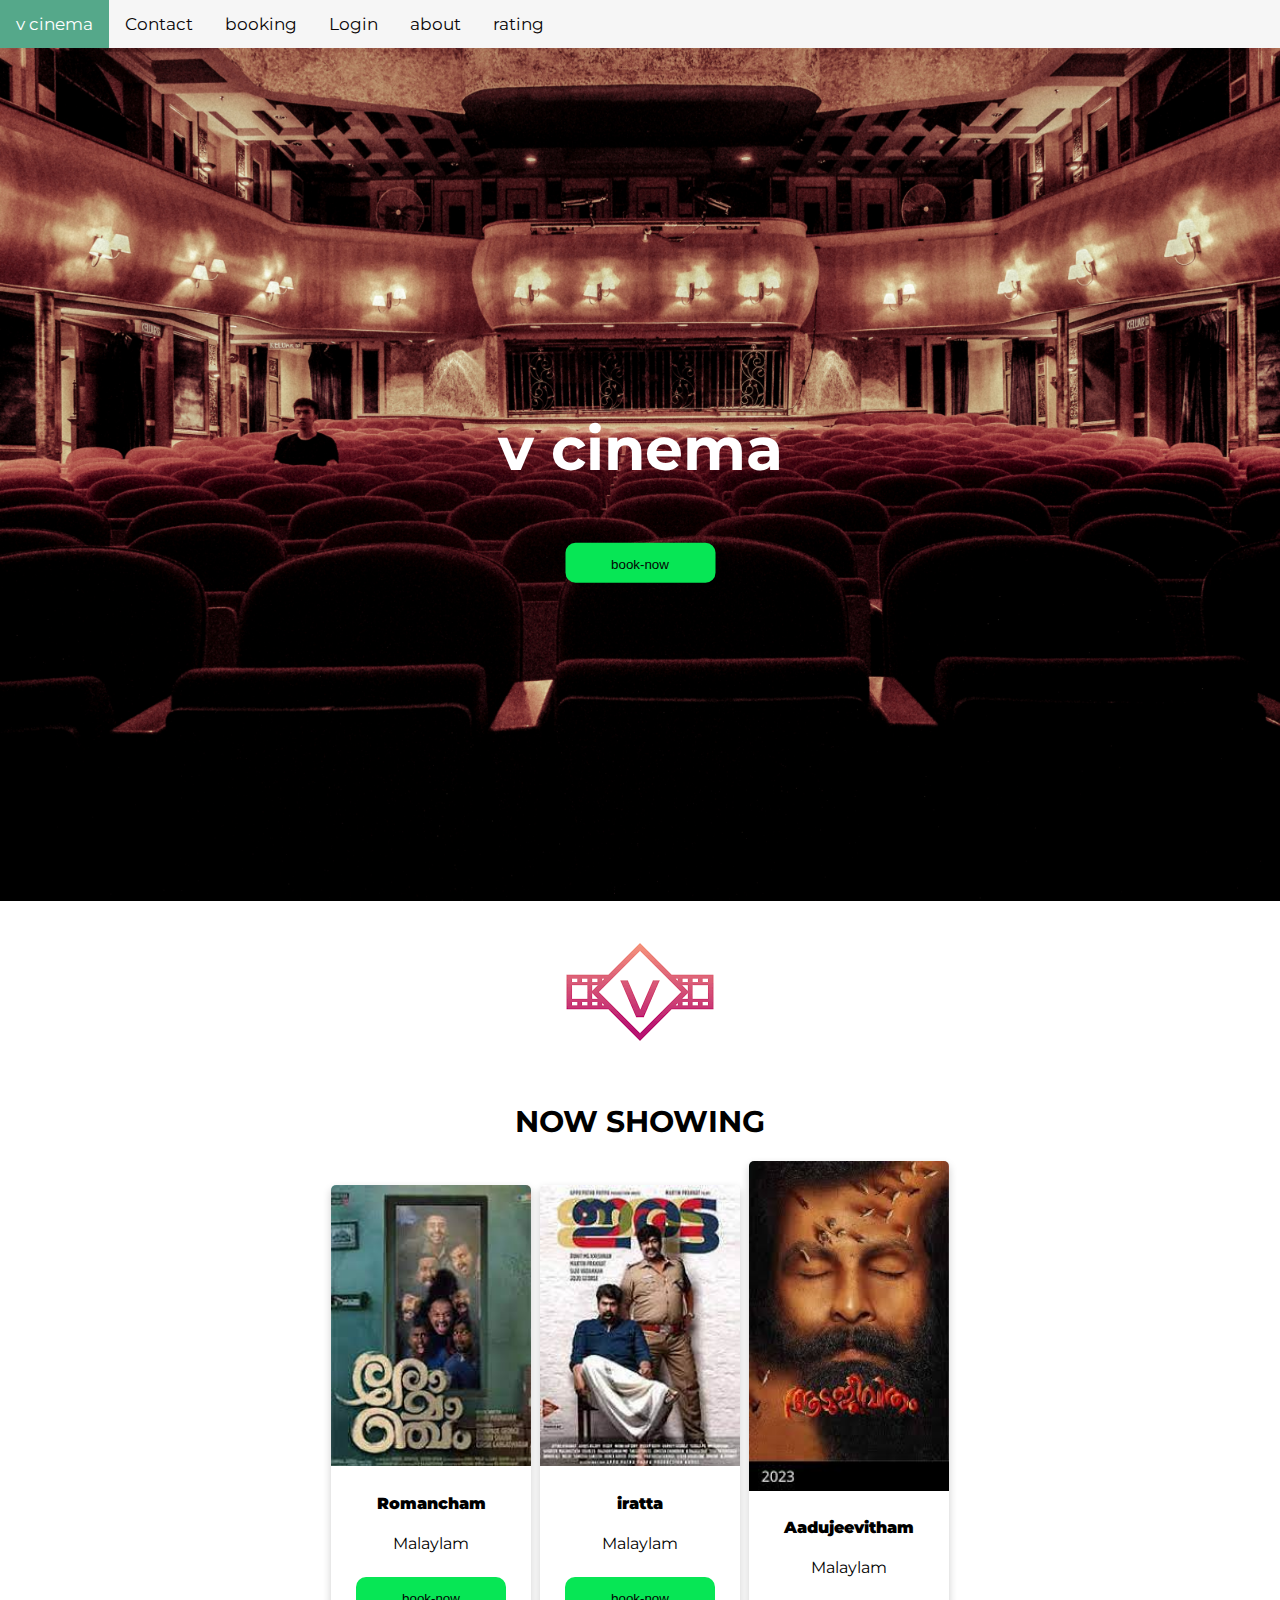
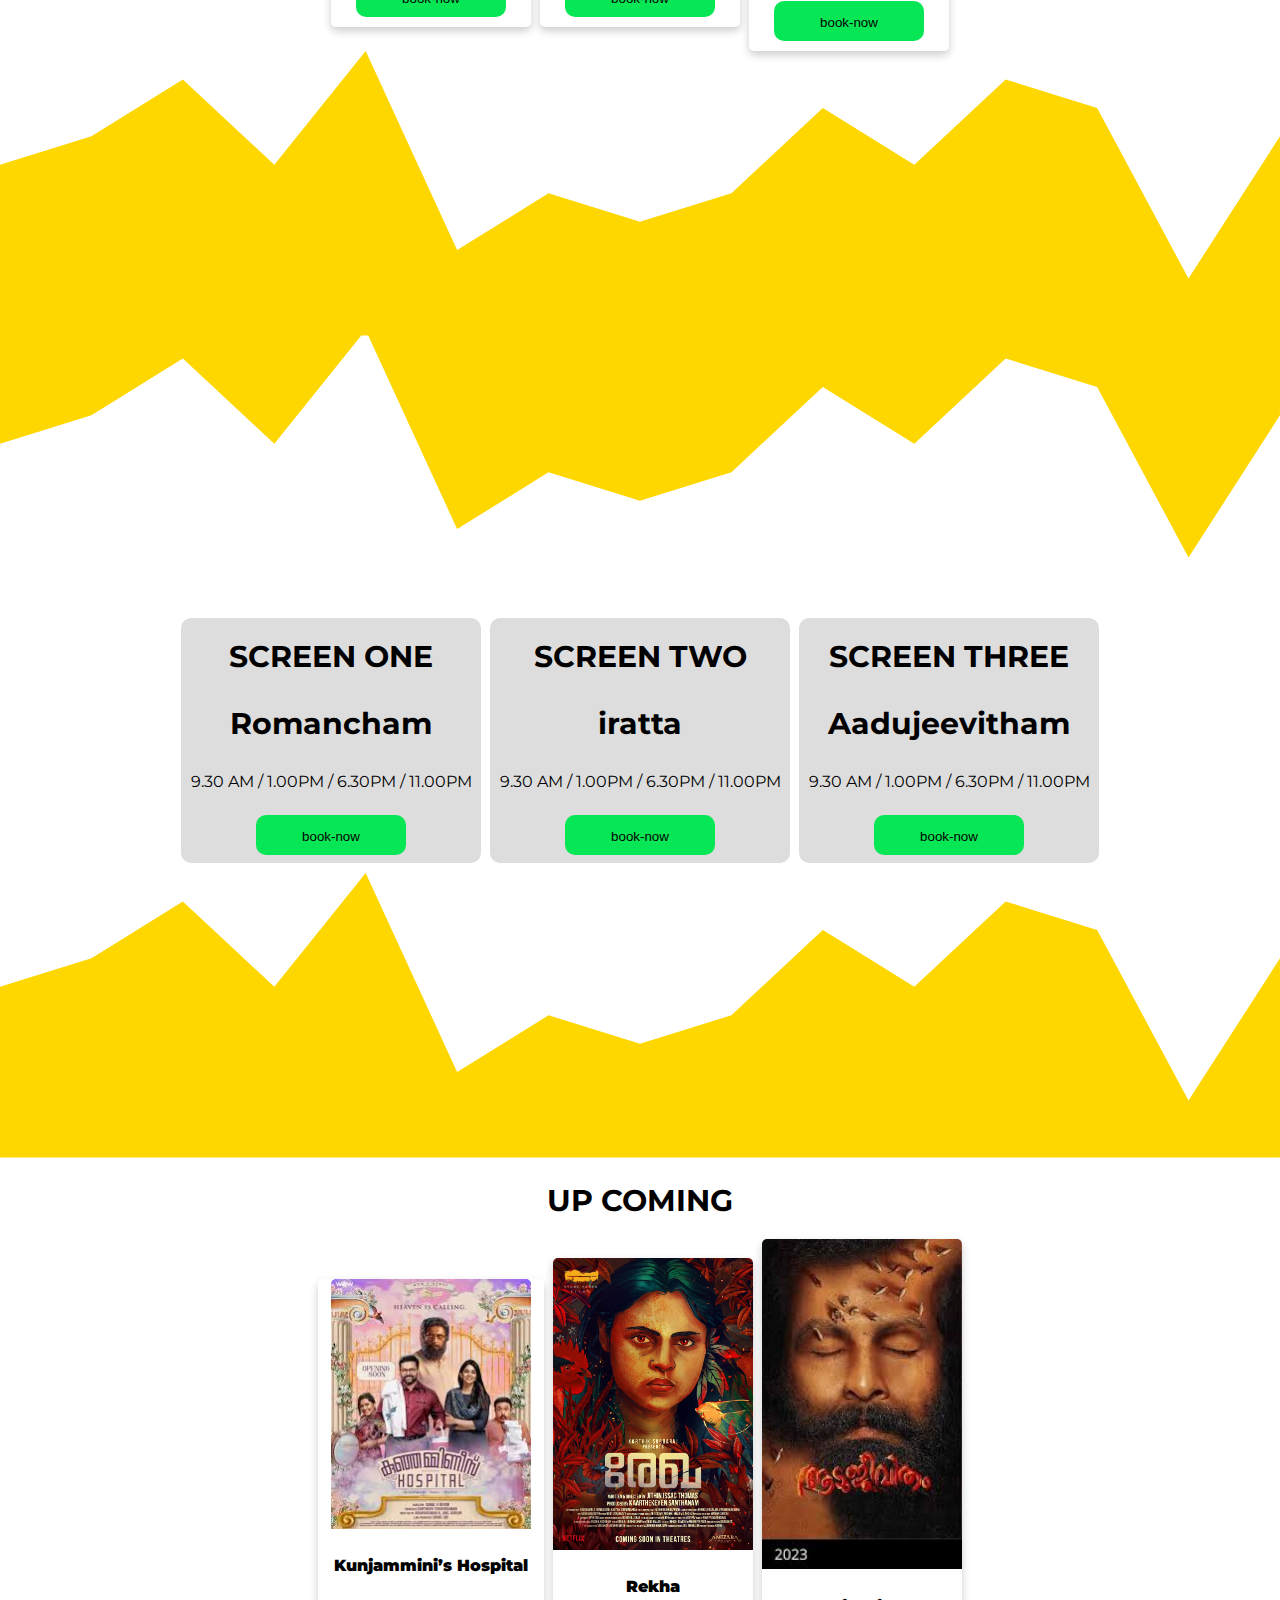
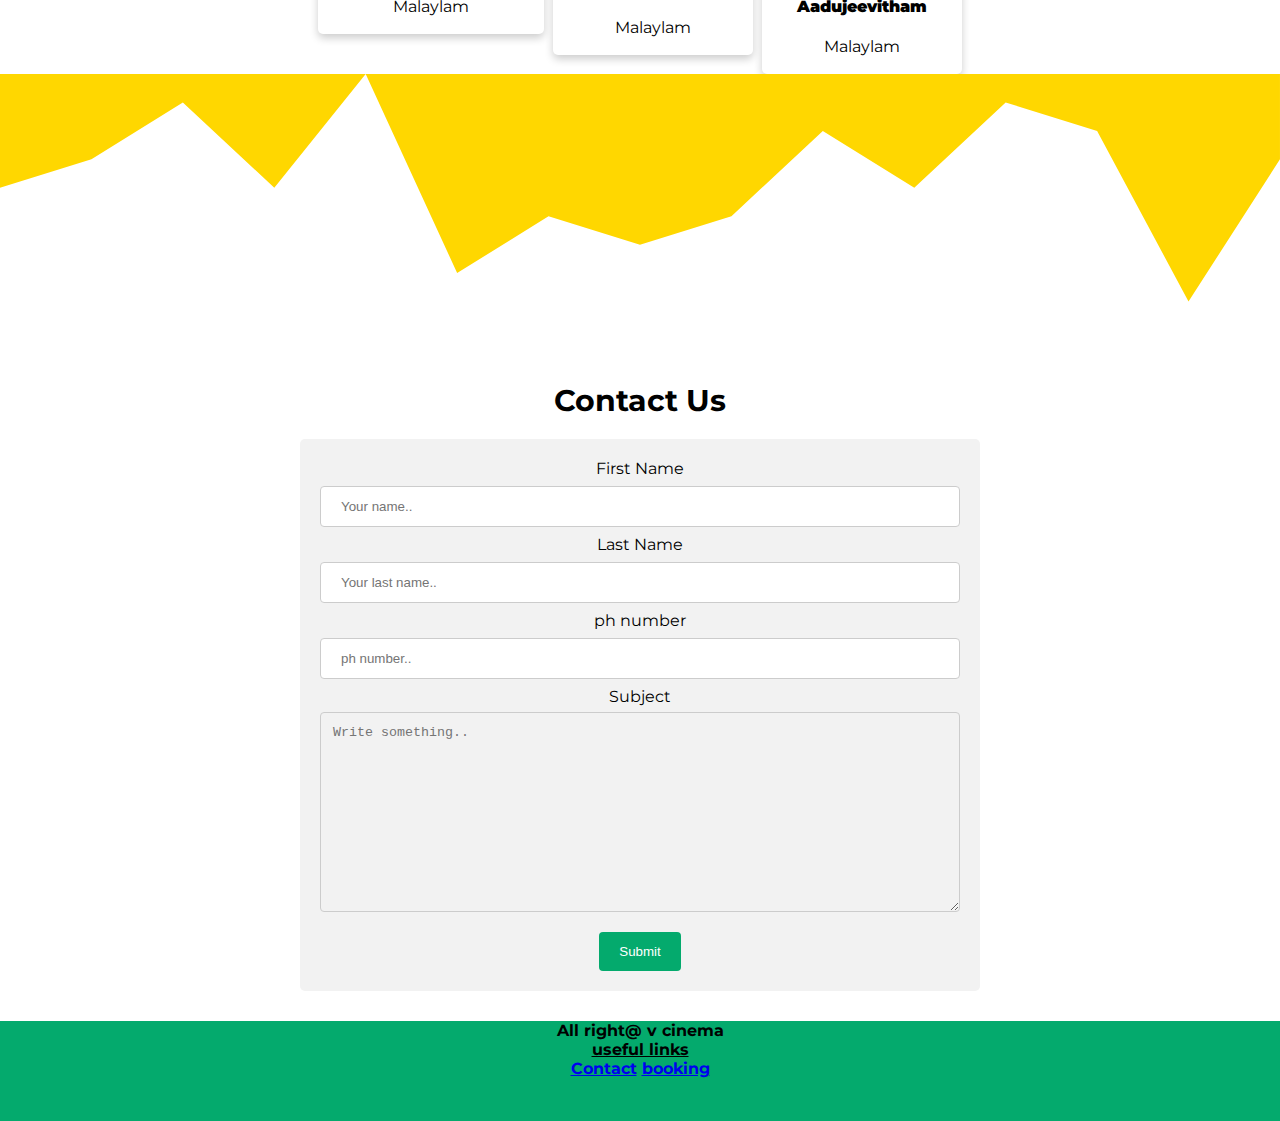
<file: index.html>
<!DOCTYPE html>
<html lang="en">
<head>
    <meta charset="UTF-8">
    <meta http-equiv="X-UA-Compatible" content="IE=edge">
    <meta name="viewport" content="width=device-width, initial-scale=1.0">
    <title>v cinema</title>
    <link rel="stylesheet" href="styles.css">
    <script  defer src="app.js"></script>
        <!-- Load an icon library to show a hamburger menu (bars) on small screens -->
<link rel="stylesheet" href="https://cdnjs.cloudflare.com/ajax/libs/font-awesome/4.7.0/css/font-awesome.min.css">


</head>
<body>

<div class="topnav" id="myTopnav">
  <a href="index.html" class="active">v cinema</a>
  <a href="contact.html">Contact</a>
  <a href="booking.html">booking</a>
  <a href="login.html">Login</a>
  <a href="about.html">about</a>
  <a href="rating.html">rating</a>
  <a href="javascript:void(0);" class="icon" onclick="myFunction()">
    <i class="fa fa-bars"></i>
  </a>
</div>
<div class="container">
    <img src="img/wallpaper.jpg" alt="Snow" style="width:100%;">
   
    <div class="centered"><h2 id="head">v cinema</h2>
        <button id="btn1"><a href="booking.html">book-now</a></button>
    </div>
  </div>
  <center>
<img src="img/logo.png">
</center>
<h1 id="now">NOW SHOWING</h1>
<div class="main-card">
<div class="card">
    <img src="img/movie1.jpg" alt="Avatar" >
    <div class="container1">
      <h4><b>Romancham</b></h4>
      <p>Malaylam</p>
      <button id="btn1"><a href="booking.html">book-now</a></button>

    </div>
  </div>
  <div class="card">
    <img src="img/movie2.jpg" alt="Avatar" >
    <div class="container1">
      <h4><b>iratta</b></h4>
      <p>Malaylam</p>
      <button id="btn1"><a href="booking.html">book-now</a></button>

    </div>
  </div>

  <div class="card">
    <img src="img/movie3.jpg" alt="Avatar" >
    <div class="container1">
      <h4><b>Aadujeevitham</b></h4>
      <p>Malaylam</p>
      <button id="btn1"><a href="booking.html">book-now</a></button>

    </div>
  </div>
</div>
<svg xmlns="http://www.w3.org/2000/svg" viewBox="0 0 1440 320"><path fill="#ffd700" fill-opacity="1" d="M0,128L102.9,96L205.7,32L308.6,128L411.4,0L514.3,224L617.1,160L720,192L822.9,160L925.7,64L1028.6,128L1131.4,32L1234.3,64L1337.1,256L1440,96L1440,320L1337.1,320L1234.3,320L1131.4,320L1028.6,320L925.7,320L822.9,320L720,320L617.1,320L514.3,320L411.4,320L308.6,320L205.7,320L102.9,320L0,320Z"></path></svg>
<div class="animation">
<svg xmlns="http://www.w3.org/2000/svg" viewBox="0 0 1440 320"><path fill="#ffd700" fill-opacity="1" d="M0,128L102.9,96L205.7,32L308.6,128L411.4,0L514.3,224L617.1,160L720,192L822.9,160L925.7,64L1028.6,128L1131.4,32L1234.3,64L1337.1,256L1440,96L1440,0L1337.1,0L1234.3,0L1131.4,0L1028.6,0L925.7,0L822.9,0L720,0L617.1,0L514.3,0L411.4,0L308.6,0L205.7,0L102.9,0L0,0Z"></path></svg>
</div>
<div class="main-card">
<div class="box1">
<h1 id="now">SCREEN ONE</h1>
<P id="now"><B>Romancham</B></P>
<center><p>9.30 AM / 1.00PM /  6.30PM / 11.00PM</p>

    <button id="btn1"><a href="booking.html">book-now</a></button></center>
</div>
<div class="box1">
    <h1 id="now">SCREEN TWO</h1>
    <P id="now"><B>iratta</B></P>
    <center><p>9.30 AM / 1.00PM /  6.30PM / 11.00PM</p>
   
        <button id="btn1"><a href="booking.html">book-now</a></button></center>
    </div>
        <div class="box1">
        <h1 id="now">SCREEN THREE</h1>
        <P id="now"><B>Aadujeevitham</B></P>
        <center><p>9.30 AM / 1.00PM /  6.30PM / 11.00PM</p>

        
            <button id="btn1"><a href="booking.html">book-now</a></button></center>
           </div> 
        </div>
        <svg xmlns="http://www.w3.org/2000/svg" viewBox="0 0 1440 320"><path fill="#ffd700" fill-opacity="1" d="M0,128L102.9,96L205.7,32L308.6,128L411.4,0L514.3,224L617.1,160L720,192L822.9,160L925.7,64L1028.6,128L1131.4,32L1234.3,64L1337.1,256L1440,96L1440,320L1337.1,320L1234.3,320L1131.4,320L1028.6,320L925.7,320L822.9,320L720,320L617.1,320L514.3,320L411.4,320L308.6,320L205.7,320L102.9,320L0,320Z"></path></svg>
        
        <h1 id="now">UP COMING</h1>
        <div class="main-card">
        <div class="card">
            <img src="img/movie4.jpg" alt="Avatar" >
            <div class="container1">
              <h4><b>Kunjammini’s Hospital</b></h4>
              <p>Malaylam</p>
              <!-- <button id="btn1"><a href="booking.html">book-now</a></button> -->
        
            </div>
          </div>
          <div class="card">
            <img src="img/movie5.jpg" alt="Avatar" >
            <div class="container1">
              <h4><b>Rekha</b></h4>
              <p>Malaylam</p>
              <!-- <button id="btn1"><a href="booking.html">book-now</a></button> -->
        
            </div>
          </div>
        
          <div class="card">
            <img src="img/movie3.jpg" alt="Avatar" >
            <div class="container1">
              <h4><b>Aadujeevitham</b></h4>
              <p>Malaylam</p>
              <!-- <button id="btn1"><a href="booking.html">book-now</a></button> -->
        
            </div>
          </div>
        </div>
        <svg xmlns="http://www.w3.org/2000/svg" viewBox="0 0 1440 320"><path fill="#ffd700" fill-opacity="1" d="M0,128L102.9,96L205.7,32L308.6,128L411.4,0L514.3,224L617.1,160L720,192L822.9,160L925.7,64L1028.6,128L1131.4,32L1234.3,64L1337.1,256L1440,96L1440,0L1337.1,0L1234.3,0L1131.4,0L1028.6,0L925.7,0L822.9,0L720,0L617.1,0L514.3,0L411.4,0L308.6,0L205.7,0L102.9,0L0,0Z"></path></svg>

        <h1 id="now">Contact Us</h1>
<center>
        <div class="container2" id="Contact">
          
              <label for="fname">First Name</label>
              <input type="text" id="fname" name="firstname" placeholder="Your name..">
          
              <label for="lname">Last Name</label>
              <input type="text" id="lname" name="lastname" placeholder="Your last name..">

              <label for="lname">ph number</label>
              <input type="text" id="lname" name="ph number" placeholder="ph number..">
              <label for="subject">Subject</label>
              <textarea id="subject" name="subject" placeholder="Write something.." style="height:200px"></textarea>
          
              <input type="submit" value="Submit">
          
            </form>
          </div></center>
          <div class="footer">
            
            All right@ v cinema<br>
            <u>useful links</u><br>
  <a href="contact.html">Contact</a>
  <a href="booking.html">booking</a>
          </div>
    </body>

</html>
</file>
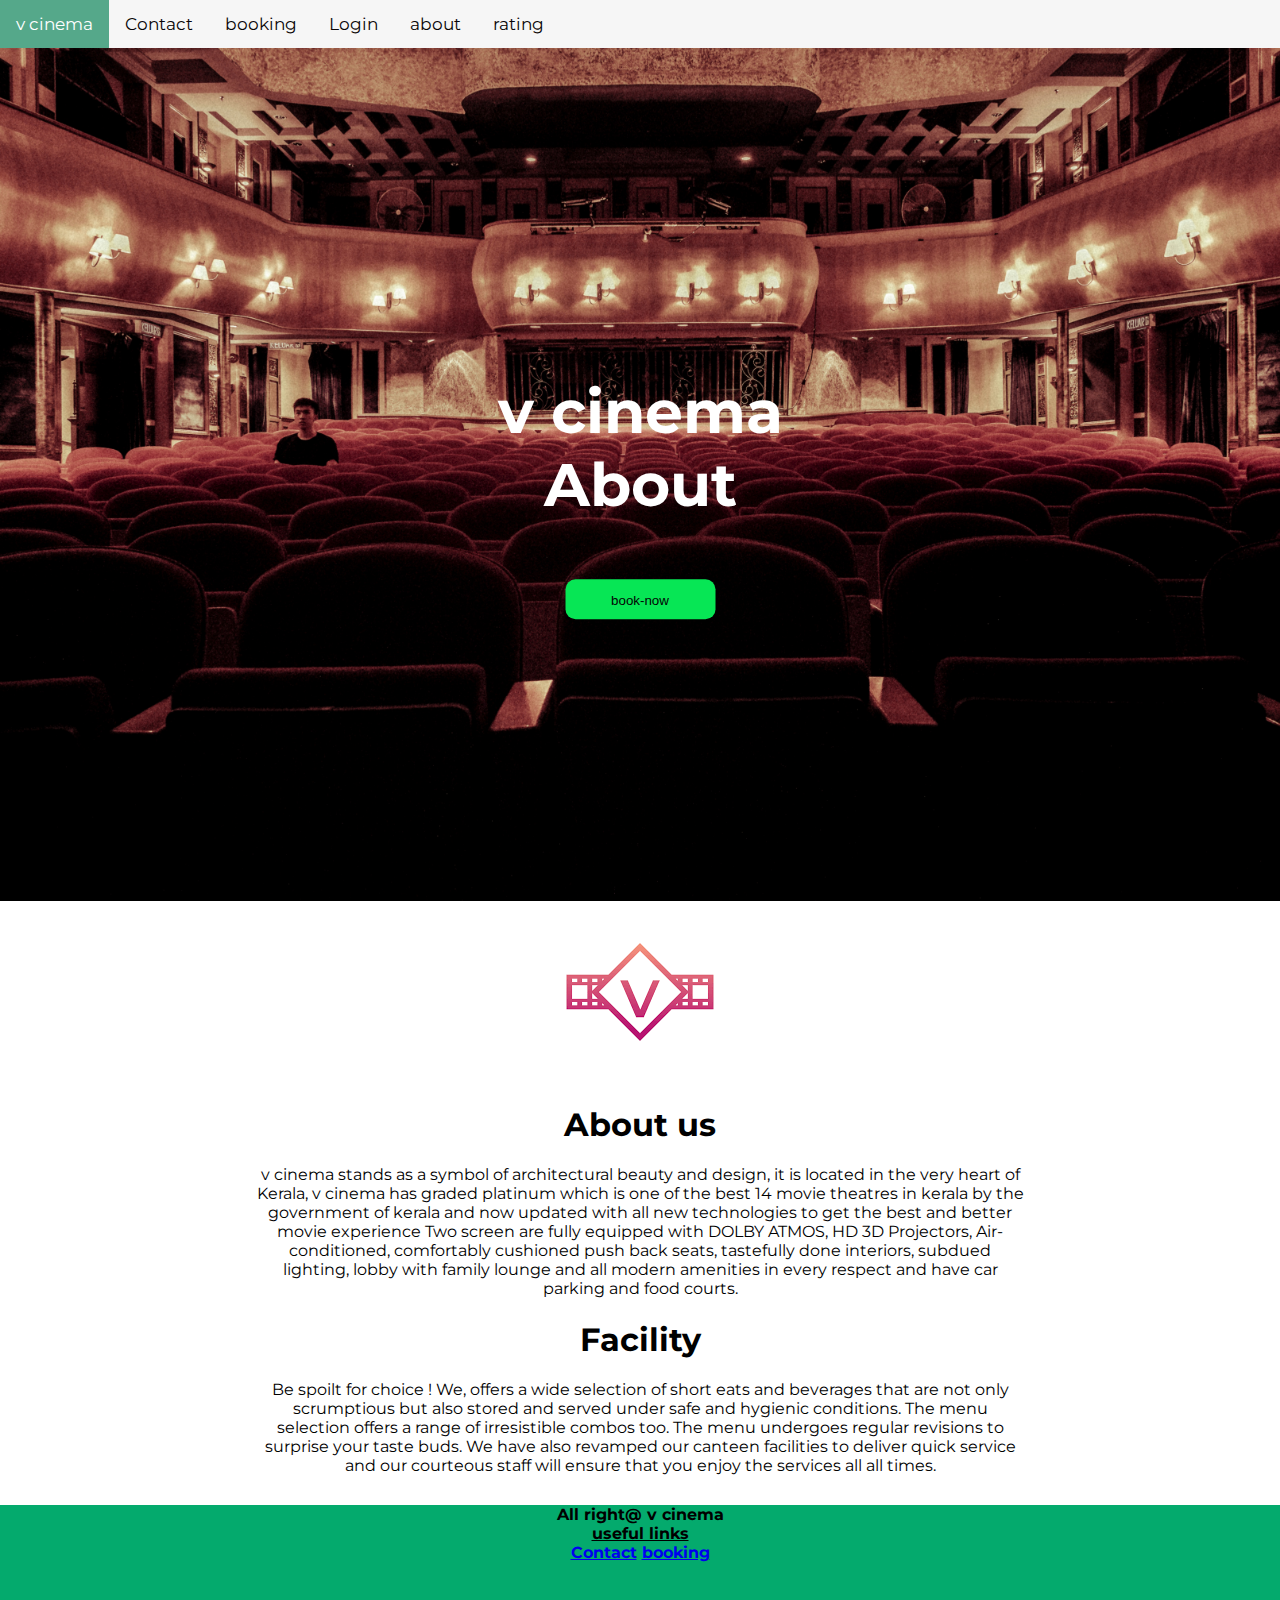
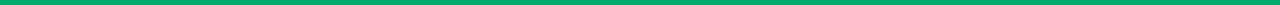
<file: about.html>
<!DOCTYPE html>
<html lang="en">
<head>
    <meta charset="UTF-8">
    <meta http-equiv="X-UA-Compatible" content="IE=edge">
    <meta name="viewport" content="width=device-width, initial-scale=1.0">
    <title>v cinema</title>
    <link rel="stylesheet" href="styles.css">
    <script  defer src="app.js"></script>
        <!-- Load an icon library to show a hamburger menu (bars) on small screens -->
<link rel="stylesheet" href="https://cdnjs.cloudflare.com/ajax/libs/font-awesome/4.7.0/css/font-awesome.min.css">


</head>
<body>

<div class="topnav" id="myTopnav">
  <a href="index.html" class="active">v cinema</a>
  <a href="contact.html">Contact</a>
  <a href="booking.html">booking</a>
  <a href="login.html">Login</a>
  <a href="about.html">about</a>
  <a href="rating.html">rating</a>
  <a href="javascript:void(0);" class="icon" onclick="myFunction()">
    <i class="fa fa-bars"></i>
  </a>
</div>
<div class="container">
    <img src="img/wallpaper.jpg" alt="Snow" style="width:100%;">
   
    <div class="centered"><h2 id="head">v cinema<br>About</h2>
        <button id="btn1"><a href="booking.html">book-now</a></button>
    </div>
  </div>
  <center>
<img src="img/logo.png">
</center>
<center>
<h1>About us</h1>
<p id="para">v cinema stands as a symbol of architectural beauty and design, it is located in the very heart of Kerala, v cinema has graded platinum which is one of the best 14 movie theatres in kerala by the government of kerala and now updated with all new technologies to get the best and better movie experience Two screen are fully equipped with DOLBY ATMOS, HD 3D Projectors, Air-conditioned, comfortably cushioned push back seats, tastefully done interiors, subdued lighting, lobby with family lounge and all modern amenities in every respect and have car parking and food courts.
    </p>
    <h1>Facility</h1>
    <p id="para">
        Be spoilt for choice ! We, offers a wide selection of short eats and beverages that are not only scrumptious but also stored and served under safe and hygienic conditions. The menu selection offers a range of irresistible combos too. The menu undergoes regular revisions to surprise your taste buds. We have also revamped our canteen facilities to deliver quick service and our courteous staff will ensure that you enjoy the services all all times.
    </p>
</center>


<div class="footer">
            
    All right@ v cinema<br>
    <u>useful links</u><br>
<a href="contact.html">Contact</a>
<a href="booking.html">booking</a>
  </div>
  </body>
  </html>
</file>
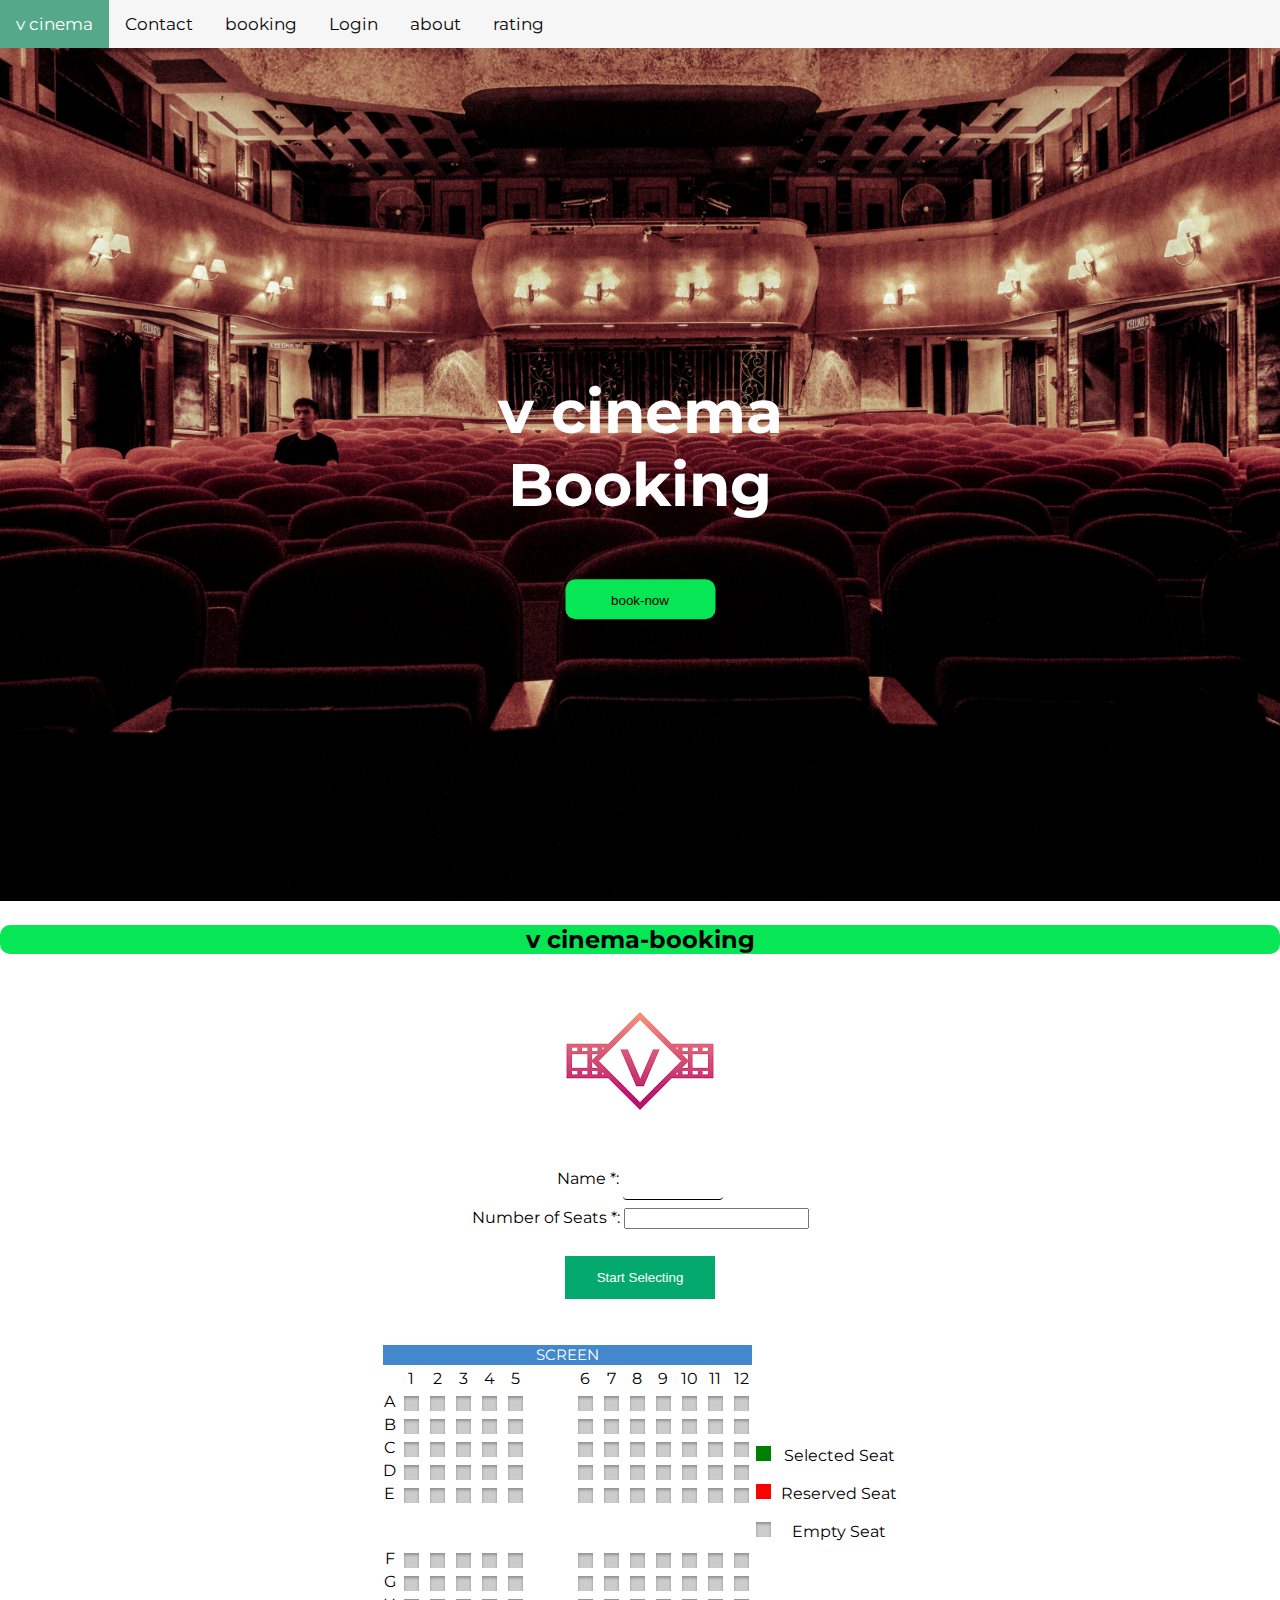
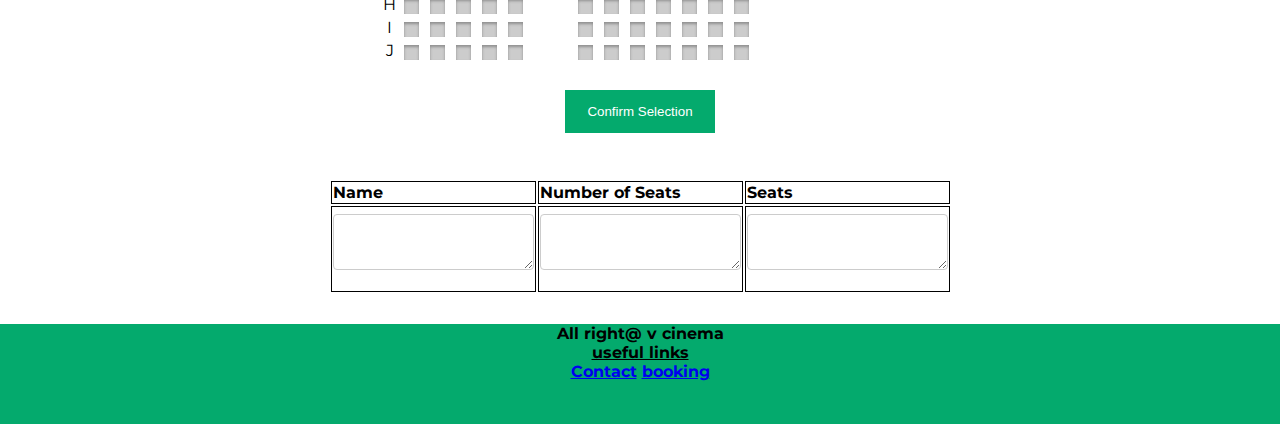
<file: booking.html>
<!DOCTYPE html>
<html lang="en">
<head>
    <meta charset="UTF-8">
    <meta http-equiv="X-UA-Compatible" content="IE=edge">
    <meta name="viewport" content="width=device-width, initial-scale=1.0">
    <title>v cinema-booking</title>
    <link rel="stylesheet" href="styles.css">
    <script defer src="app.js"></script>
</head>
<body onload="onLoaderFunc()">
    <div class="topnav" id="myTopnav">
        <a href="index.html" class="active">v cinema</a>
        <a href="contact.html">Contact</a>
        <a href="booking.html">booking</a>
        <a href="login.html">Login</a>
  <a href="about.html">about</a>
  <a href="rating.html">rating</a>
        <a href="javascript:void(0);" class="icon" onclick="myFunction()">
          <i class="fa fa-bars"></i>
        </a>
      </div>
      <div class="container">
          <img src="img/wallpaper.jpg" alt="Snow" style="width:100%;">
         
          <div class="centered"><h2 id="head">v cinema<br>Booking</h2>
              <button id="btn1"><a href="booking.html">book-now</a></button>
          </div>
        </div>
    <div class="cinema-booking">
        <h2>v cinema-booking</h2>
    </div>
    <center>
        <img src="img/logo.png">
        </center>
    <div class="inputForm">
    <center>
      Name *: <input type="text" id="Username" required>
      <br>
      Number of Seats *: <input type="number" id="Numseats" required>
      <br/><br/>
      <button onclick="takeData()">Start Selecting</button>
    </center>
    </div>
      
    
    <div class="seatStructure">
    <center>
      
    <table id="seatsBlock">
     <p id="notification"></p>
      <tr>
        <td colspan="14"><div class="screen">SCREEN</div></td>
        <td rowspan="20">
          <div class="smallBox greenBox">Selected Seat</div> <br/>
          <div class="smallBox redBox">Reserved Seat</div><br/>
          <div class="smallBox emptyBox">Empty Seat</div><br/>
        </td>
        
        <br/>
      </tr>
      
      <tr>
        <td></td>
        <td>1</td>
        <td>2</td>
        <td>3</td>
        <td>4</td>
        <td>5</td>
        <td></td>
        <td>6</td>
        <td>7</td>
        <td>8</td>
        <td>9</td>
        <td>10</td>
        <td>11</td>
        <td>12</td>
    </tr>
      
    <tr>
        <td>A</td>
        <td><input type="checkbox" class="seats" value="A1"></td>
        <td><input type="checkbox" class="seats" value="A2"></td>
        <td><input type="checkbox" class="seats" value="A3"></td>
        <td><input type="checkbox" class="seats" value="A4"></td>
        <td><input type="checkbox" class="seats" value="A5"></td>
        <td class="seatGap"></td>
        <td><input type="checkbox" class="seats" value="A6"></td>
        <td><input type="checkbox" class="seats" value="A7"></td>
        <td><input type="checkbox" class="seats" value="A8"></td>
        <td><input type="checkbox" class="seats" value="A9"></td>
        <td><input type="checkbox" class="seats" value="A10"></td>
        <td><input type="checkbox" class="seats" value="A11"></td>
        <td><input type="checkbox" class="seats" value="A12"></td>
      </tr>
      
      <tr>
        <td>B</td>
        <td><input type="checkbox" class="seats" value="B1"></td>
        <td><input type="checkbox" class="seats" value="B2"></td>
        <td><input type="checkbox" class="seats" value="B3"></td>
        <td><input type="checkbox" class="seats" value="B4"></td>
        <td><input type="checkbox" class="seats" value="B5"></td>
        <td></td>
        <td><input type="checkbox" class="seats" value="B6"></td>
        <td><input type="checkbox" class="seats" value="B7"></td>
        <td><input type="checkbox" class="seats" value="B8"></td>
        <td><input type="checkbox" class="seats" value="B9"></td>
        <td><input type="checkbox" class="seats" value="B10"></td>
        <td><input type="checkbox" class="seats" value="B11"></td>
        <td><input type="checkbox" class="seats" value="B12"></td>
      </tr>
      
      <tr>
        <td>C</td>
        <td><input type="checkbox" class="seats" value="C1"></td>
        <td><input type="checkbox" class="seats" value="C2"></td>
        <td><input type="checkbox" class="seats" value="C3"></td>
        <td><input type="checkbox" class="seats" value="C4"></td>
        <td><input type="checkbox" class="seats" value="C5"></td>
        <td></td>
        <td><input type="checkbox" class="seats" value="C6"></td>
        <td><input type="checkbox" class="seats" value="C7"></td>
        <td><input type="checkbox" class="seats" value="C8"></td>
        <td><input type="checkbox" class="seats" value="C9"></td>
        <td><input type="checkbox" class="seats" value="C10"></td>
        <td><input type="checkbox" class="seats" value="C11"></td>
        <td><input type="checkbox" class="seats" value="C12"></td>
    </tr>
      
    <tr>
        <td>D</td>
        <td><input type="checkbox" class="seats" value="D1"></td>
        <td><input type="checkbox" class="seats" value="D2"></td>
        <td><input type="checkbox" class="seats" value="D3"></td>
        <td><input type="checkbox" class="seats" value="D4"></td>
        <td><input type="checkbox" class="seats" value="D5"></td>
        <td></td>
        <td><input type="checkbox" class="seats" value="D6"></td>
        <td><input type="checkbox" class="seats" value="D7"></td>
        <td><input type="checkbox" class="seats" value="D8"></td>
        <td><input type="checkbox" class="seats" value="D9"></td>
        <td><input type="checkbox" class="seats" value="D10"></td>
        <td><input type="checkbox" class="seats" value="D11"></td>
        <td><input type="checkbox" class="seats" value="D12"></td>
    </tr>
      
    <tr>
        <td>E</td>
        <td><input type="checkbox" class="seats" value="E1"></td>
        <td><input type="checkbox" class="seats" value="E2"></td>
        <td><input type="checkbox" class="seats" value="E3"></td>
        <td><input type="checkbox" class="seats" value="E4"></td>
        <td><input type="checkbox" class="seats" value="E5"></td>
        <td></td>
        <td><input type="checkbox" class="seats" value="E6"></td>
        <td><input type="checkbox" class="seats" value="E7"></td>
        <td><input type="checkbox" class="seats" value="E8"></td>
        <td><input type="checkbox" class="seats" value="E9"></td>
        <td><input type="checkbox" class="seats" value="E10"></td>
        <td><input type="checkbox" class="seats" value="E11"></td>
        <td><input type="checkbox" class="seats" value="E12"></td>
    </tr>
      
    <tr class="seatVGap"></tr>
      
    <tr>
        <td>F</td>
        <td><input type="checkbox" class="seats" value="F1"></td>
        <td><input type="checkbox" class="seats" value="F2"></td>
        <td><input type="checkbox" class="seats" value="F3"></td>
        <td><input type="checkbox" class="seats" value="F4"></td>
        <td><input type="checkbox" class="seats" value="F5"></td>
        <td></td>
        <td><input type="checkbox" class="seats" value="F6"></td>
        <td><input type="checkbox" class="seats" value="F7"></td>
        <td><input type="checkbox" class="seats" value="F8"></td>
        <td><input type="checkbox" class="seats" value="F9"></td>
        <td><input type="checkbox" class="seats" value="F10"></td>
        <td><input type="checkbox" class="seats" value="F11"></td>
        <td><input type="checkbox" class="seats" value="F12"></td>
    </tr>
      
    <tr>
        <td>G</td>
        <td><input type="checkbox" class="seats" value="G1"></td>
        <td><input type="checkbox" class="seats" value="G2"></td>
        <td><input type="checkbox" class="seats" value="G3"></td>
        <td><input type="checkbox" class="seats" value="G4"></td>
        <td><input type="checkbox" class="seats" value="G5"></td>
        <td></td>
        <td><input type="checkbox" class="seats" value="G6"></td>
        <td><input type="checkbox" class="seats" value="G7"></td>
        <td><input type="checkbox" class="seats" value="G8"></td>
        <td><input type="checkbox" class="seats" value="G9"></td>
        <td><input type="checkbox" class="seats" value="G10"></td>
        <td><input type="checkbox" class="seats" value="G11"></td>
        <td><input type="checkbox" class="seats" value="G12"></td>
    </tr>
      
    <tr>
        <td>H</td>
        <td><input type="checkbox" class="seats" value="H1"></td>
        <td><input type="checkbox" class="seats" value="H2"></td>
        <td><input type="checkbox" class="seats" value="H3"></td>
        <td><input type="checkbox" class="seats" value="H4"></td>
        <td><input type="checkbox" class="seats" value="H5"></td>
        <td></td>
        <td><input type="checkbox" class="seats" value="H6"></td>
        <td><input type="checkbox" class="seats" value="H7"></td>
        <td><input type="checkbox" class="seats" value="H8"></td>
        <td><input type="checkbox" class="seats" value="H9"></td>
        <td><input type="checkbox" class="seats" value="H10"></td>
        <td><input type="checkbox" class="seats" value="H11"></td>
        <td><input type="checkbox" class="seats" value="H12"></td>
    </tr>
      
    <tr>
        <td>I</td>
        <td><input type="checkbox" class="seats" value="I1"></td>
        <td><input type="checkbox" class="seats" value="I2"></td>
        <td><input type="checkbox" class="seats" value="I3"></td>
        <td><input type="checkbox" class="seats" value="I4"></td>
        <td><input type="checkbox" class="seats" value="I5"></td>
        <td></td>
        <td><input type="checkbox" class="seats" value="I6"></td>
        <td><input type="checkbox" class="seats" value="I7"></td>
        <td><input type="checkbox" class="seats" value="I8"></td>
        <td><input type="checkbox" class="seats" value="I9"></td>
        <td><input type="checkbox" class="seats" value="I10"></td>
        <td><input type="checkbox" class="seats" value="I11"></td>
        <td><input type="checkbox" class="seats" value="I12"></td>
    </tr>
      
    <tr>
        <td>J</td>
        <td><input type="checkbox" class="seats" value="J1"></td>
        <td><input type="checkbox" class="seats" value="J2"></td>
        <td><input type="checkbox" class="seats" value="J3"></td>
        <td><input type="checkbox" class="seats" value="J4"></td>
        <td><input type="checkbox" class="seats" value="J5"></td>
        <td></td>
        <td><input type="checkbox" class="seats" value="J6"></td>
        <td><input type="checkbox" class="seats" value="J7"></td>
        <td><input type="checkbox" class="seats" value="J8"></td>
        <td><input type="checkbox" class="seats" value="J9"></td>
        <td><input type="checkbox" class="seats" value="J10"></td>
        <td><input type="checkbox" class="seats" value="J11"></td>
        <td><input type="checkbox" class="seats" value="J12"></td>
    </tr>
      
      
    </table>
      
    <br/><button onclick="updateTextArea()">Confirm Selection</button>
    </center>
    </div>
          
    <br/><br/>
    
    <div class="displayerBoxes">
    <center>
      <table class="Displaytable">
      <tr>
        <th>Name</th>
        <th>Number of Seats</th>
        <th>Seats</th>
      </tr>
      <tr>
        <td><textarea id="nameDisplay"></textarea></td>
        <td><textarea id="NumberDisplay"></textarea></td>
        <td><textarea id="seatsDisplay"></textarea></td>
      </tr>
    </table>
    </center>
    </div>
    
    <div class="footer">
            
        All right@ v cinema<br>
        <u>useful links</u><br>
<a href="contact.html">Contact</a>
<a href="booking.html">booking</a>
      </div>  
    
</body>
</html>
</file>
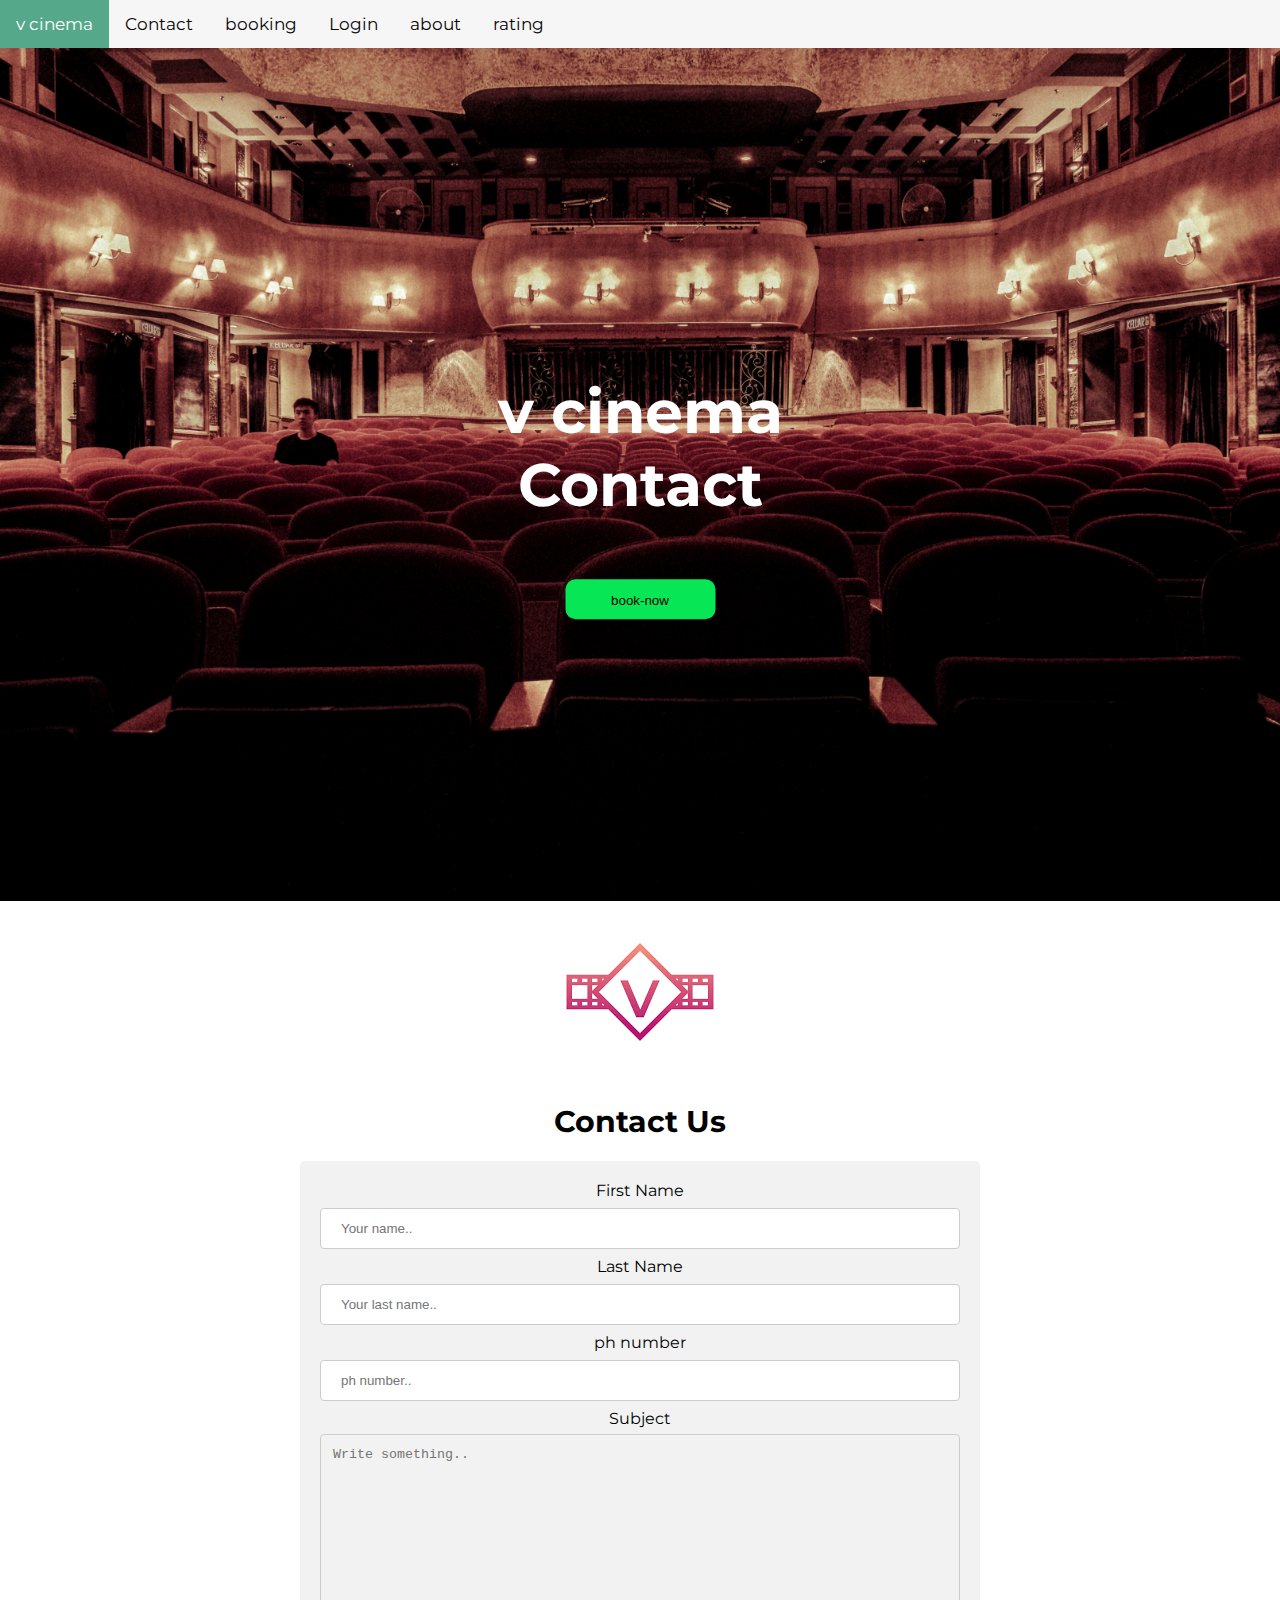
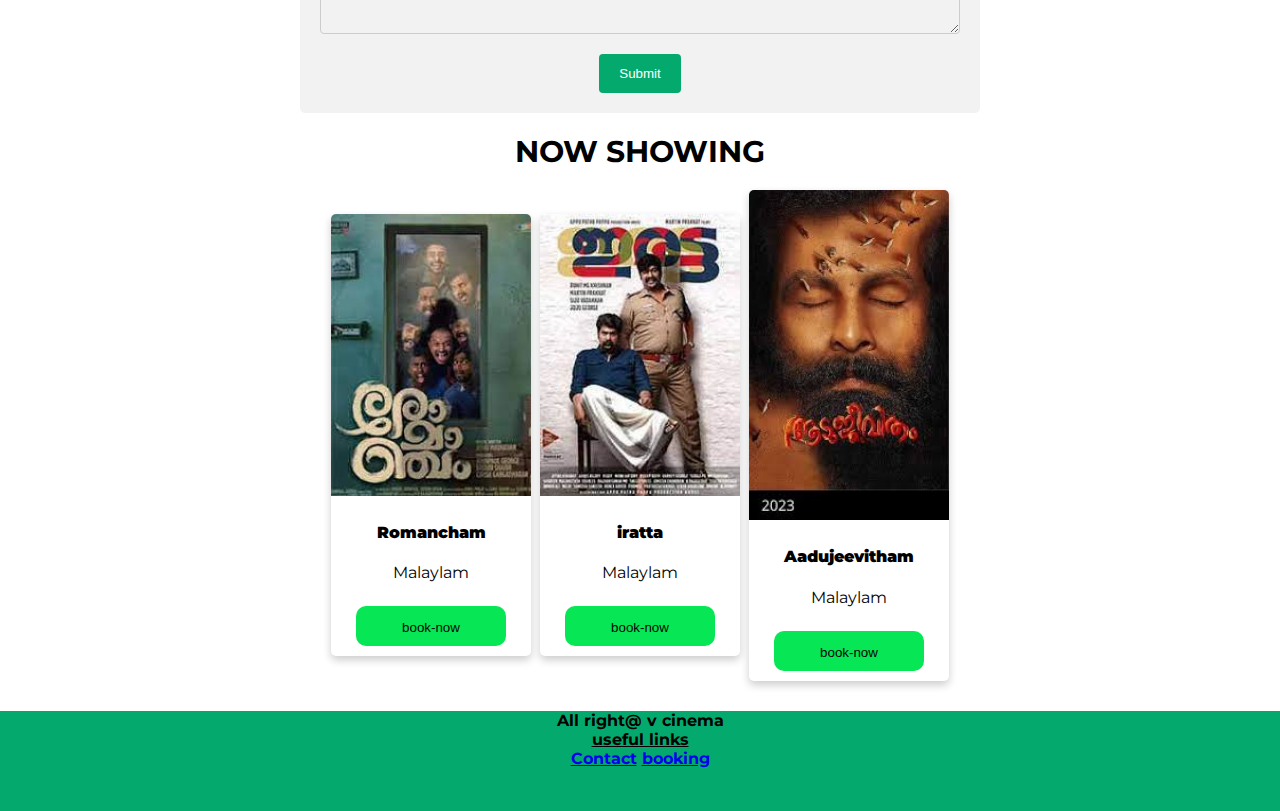
<file: contact.html>
<!DOCTYPE html>
<html lang="en">
<head>
    <meta charset="UTF-8">
    <meta http-equiv="X-UA-Compatible" content="IE=edge">
    <meta name="viewport" content="width=device-width, initial-scale=1.0">
    <title>v cinema</title>
    <link rel="stylesheet" href="styles.css">
    <script  defer src="app.js"></script>
        <!-- Load an icon library to show a hamburger menu (bars) on small screens -->
<link rel="stylesheet" href="https://cdnjs.cloudflare.com/ajax/libs/font-awesome/4.7.0/css/font-awesome.min.css">


</head>
<body>

<div class="topnav" id="myTopnav">
  <a href="index.html" class="active">v cinema</a>
  <a href="contact.html">Contact</a>
  <a href="booking.html">booking</a>
  <a href="login.html">Login</a>
  <a href="about.html">about</a>
  <a href="rating.html">rating</a>
  <a href="javascript:void(0);" class="icon" onclick="myFunction()">
    <i class="fa fa-bars"></i>
  </a>
</div>

<div class="container">
    <img src="img/wallpaper.jpg" alt="Snow" style="width:100%;">
   
    <div class="centered"><h2 id="head">v cinema<br>Contact</h2>
        <button id="btn1"><a href="booking.html">book-now</a></button>
    </div>
  </div>
  <center>
    <img src="img/logo.png">
    </center>
  <h1 id="now">Contact Us</h1>
  <center>
          <div class="container2" id="Contact">
            
                <label for="fname">First Name</label>
                <input type="text" id="fname" name="firstname" placeholder="Your name..">
            
                <label for="lname">Last Name</label>
                <input type="text" id="lname" name="lastname" placeholder="Your last name..">
  
                <label for="lname">ph number</label>
                <input type="text" id="lname" name="ph number" placeholder="ph number..">
                <label for="subject">Subject</label>
                <textarea id="subject" name="subject" placeholder="Write something.." style="height:200px"></textarea>
            
                <input type="submit" value="Submit">
            
              </form>
            </div></center>
            <h1 id="now">NOW SHOWING</h1>
            <div class="main-card">
            <div class="card">
                <img src="img/movie1.jpg" alt="Avatar" >
                <div class="container1">
                  <h4><b>Romancham</b></h4>
                  <p>Malaylam</p>
                  <button id="btn1"><a href="booking.html">book-now</a></button>
            
                </div>
              </div>
              <div class="card">
                <img src="img/movie2.jpg" alt="Avatar" >
                <div class="container1">
                  <h4><b>iratta</b></h4>
                  <p>Malaylam</p>
                  <button id="btn1"><a href="booking.html">book-now</a></button>
            
                </div>
              </div>
            
              <div class="card">
                <img src="img/movie3.jpg" alt="Avatar" >
                <div class="container1">
                  <h4><b>Aadujeevitham</b></h4>
                  <p>Malaylam</p>
                  <button id="btn1"><a href="booking.html">book-now</a></button>
            
                </div>
              </div>
            </div>

            <div class="footer">
            
                All right@ v cinema<br>
                <u>useful links</u><br>
      <a href="contact.html">Contact</a>
      <a href="booking.html">booking</a>
              </div>

  </body>
  </html>
</file>
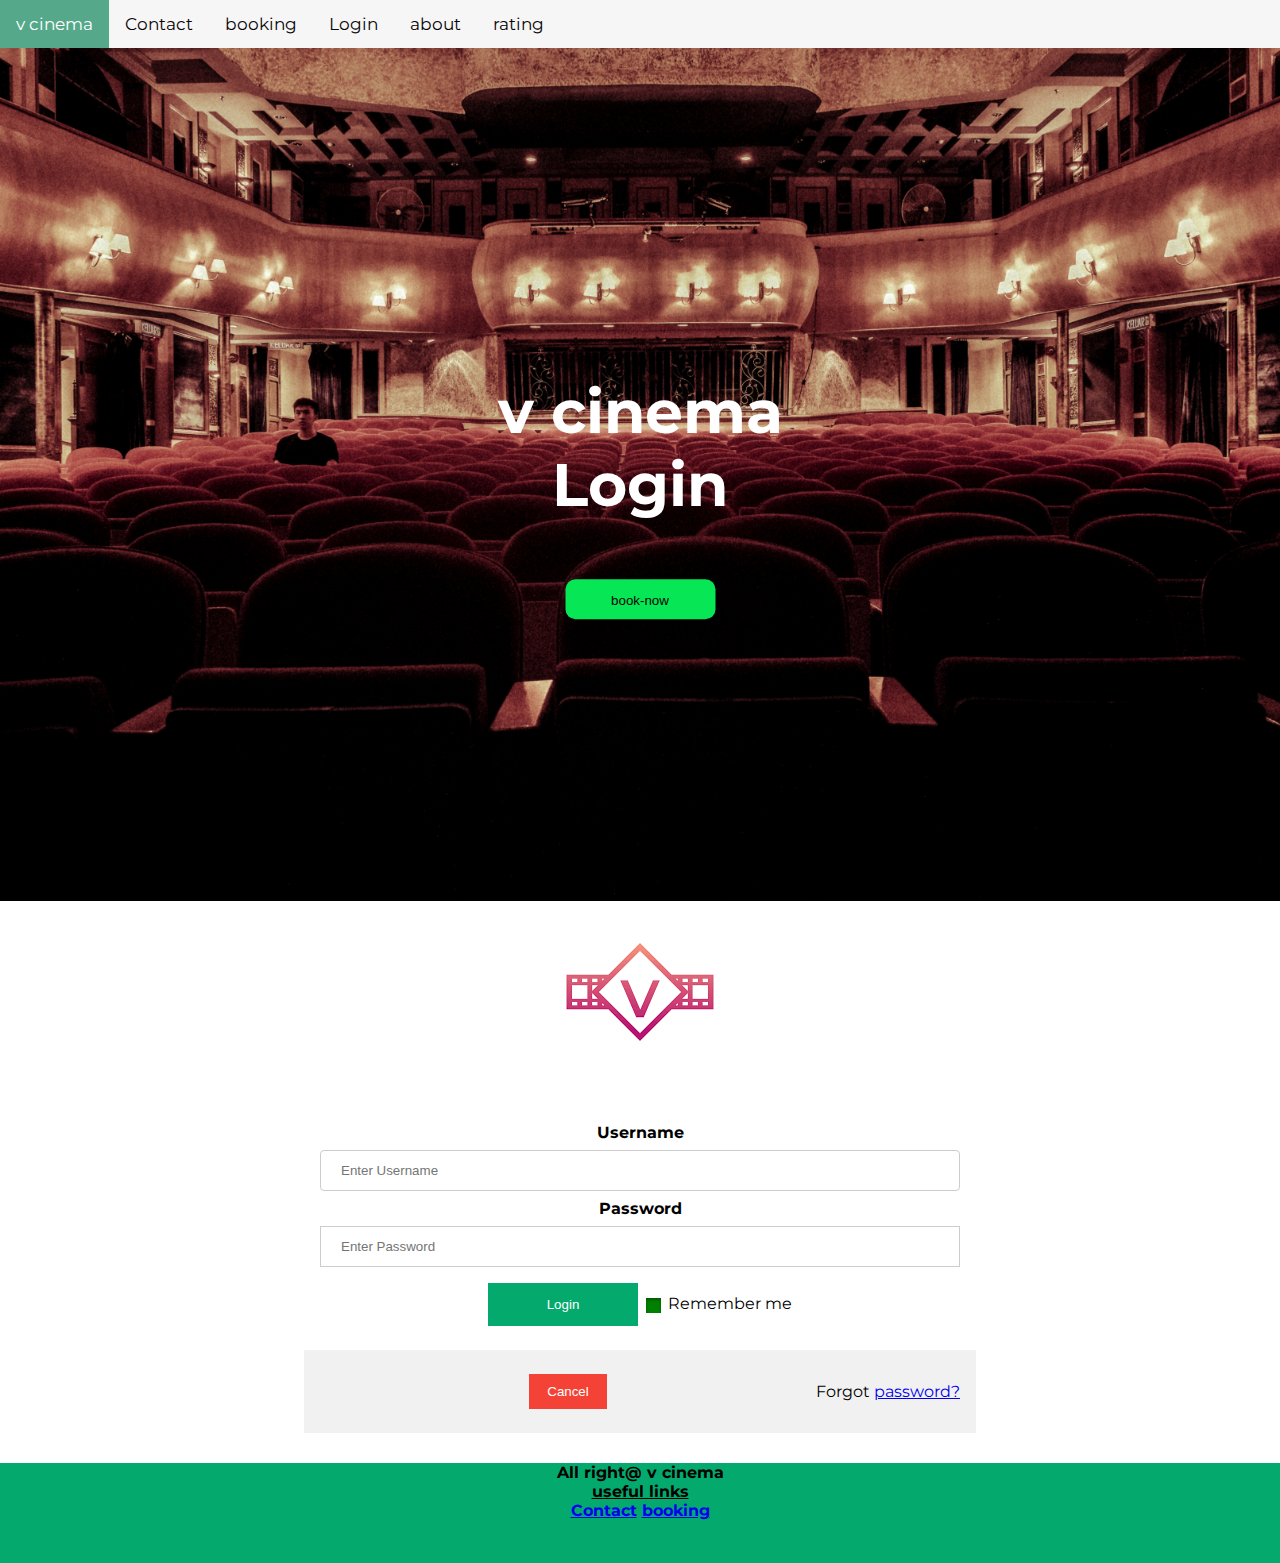
<file: login.html>
<!DOCTYPE html>
<html lang="en">
<head>
    <meta charset="UTF-8">
    <meta http-equiv="X-UA-Compatible" content="IE=edge">
    <meta name="viewport" content="width=device-width, initial-scale=1.0">
    <title>v cinema</title>
    <link rel="stylesheet" href="styles.css">
    <script  defer src="app.js"></script>
        <!-- Load an icon library to show a hamburger menu (bars) on small screens -->
<link rel="stylesheet" href="https://cdnjs.cloudflare.com/ajax/libs/font-awesome/4.7.0/css/font-awesome.min.css">


</head>
<body>

<div class="topnav" id="myTopnav">
  <a href="index.html" class="active">v cinema</a>
  <a href="contact.html">Contact</a>
  <a href="booking.html">booking</a>
  <a href="login.html">Login</a>
  <a href="about.html">about</a>
  <a href="rating.html">rating</a>
  <a href="javascript:void(0);" class="icon" onclick="myFunction()">
    <i class="fa fa-bars"></i>
  </a>
</div>
<div class="container">
    <img src="img/wallpaper.jpg" alt="Snow" style="width:100%;">
   
    <div class="centered"><h2 id="head">v cinema<br>Login</h2>
        <button id="btn1"><a href="booking.html">book-now</a></button>
    </div>
  </div>
  <center>
<img src="img/logo.png">
</center>

<div class="imgcontainer">
    
  </div>
<center>
  <div class="container4">
    <label for="uname"><b>Username</b></label>
    <input type="text" placeholder="Enter Username" name="uname" required>

    <label for="psw"><b>Password</b></label>
    <input type="password" placeholder="Enter Password" name="psw" required>

    <button type="submit">Login</button>
    <label>
      <input type="checkbox" checked="checked" name="remember"> Remember me
    </label>
  </div>

  <div class="container4" style="background-color:#f1f1f1">
    <button type="button" class="cancelbtn">Cancel</button>
    <span class="psw">Forgot <a href="#">password?</a></span>
  </div>
</form>
</center>
<div class="footer">
            
    All right@ v cinema<br>
    <u>useful links</u><br>
<a href="contact.html">Contact</a>
<a href="booking.html">booking</a>
  </div>
</body>
</html>
</file>
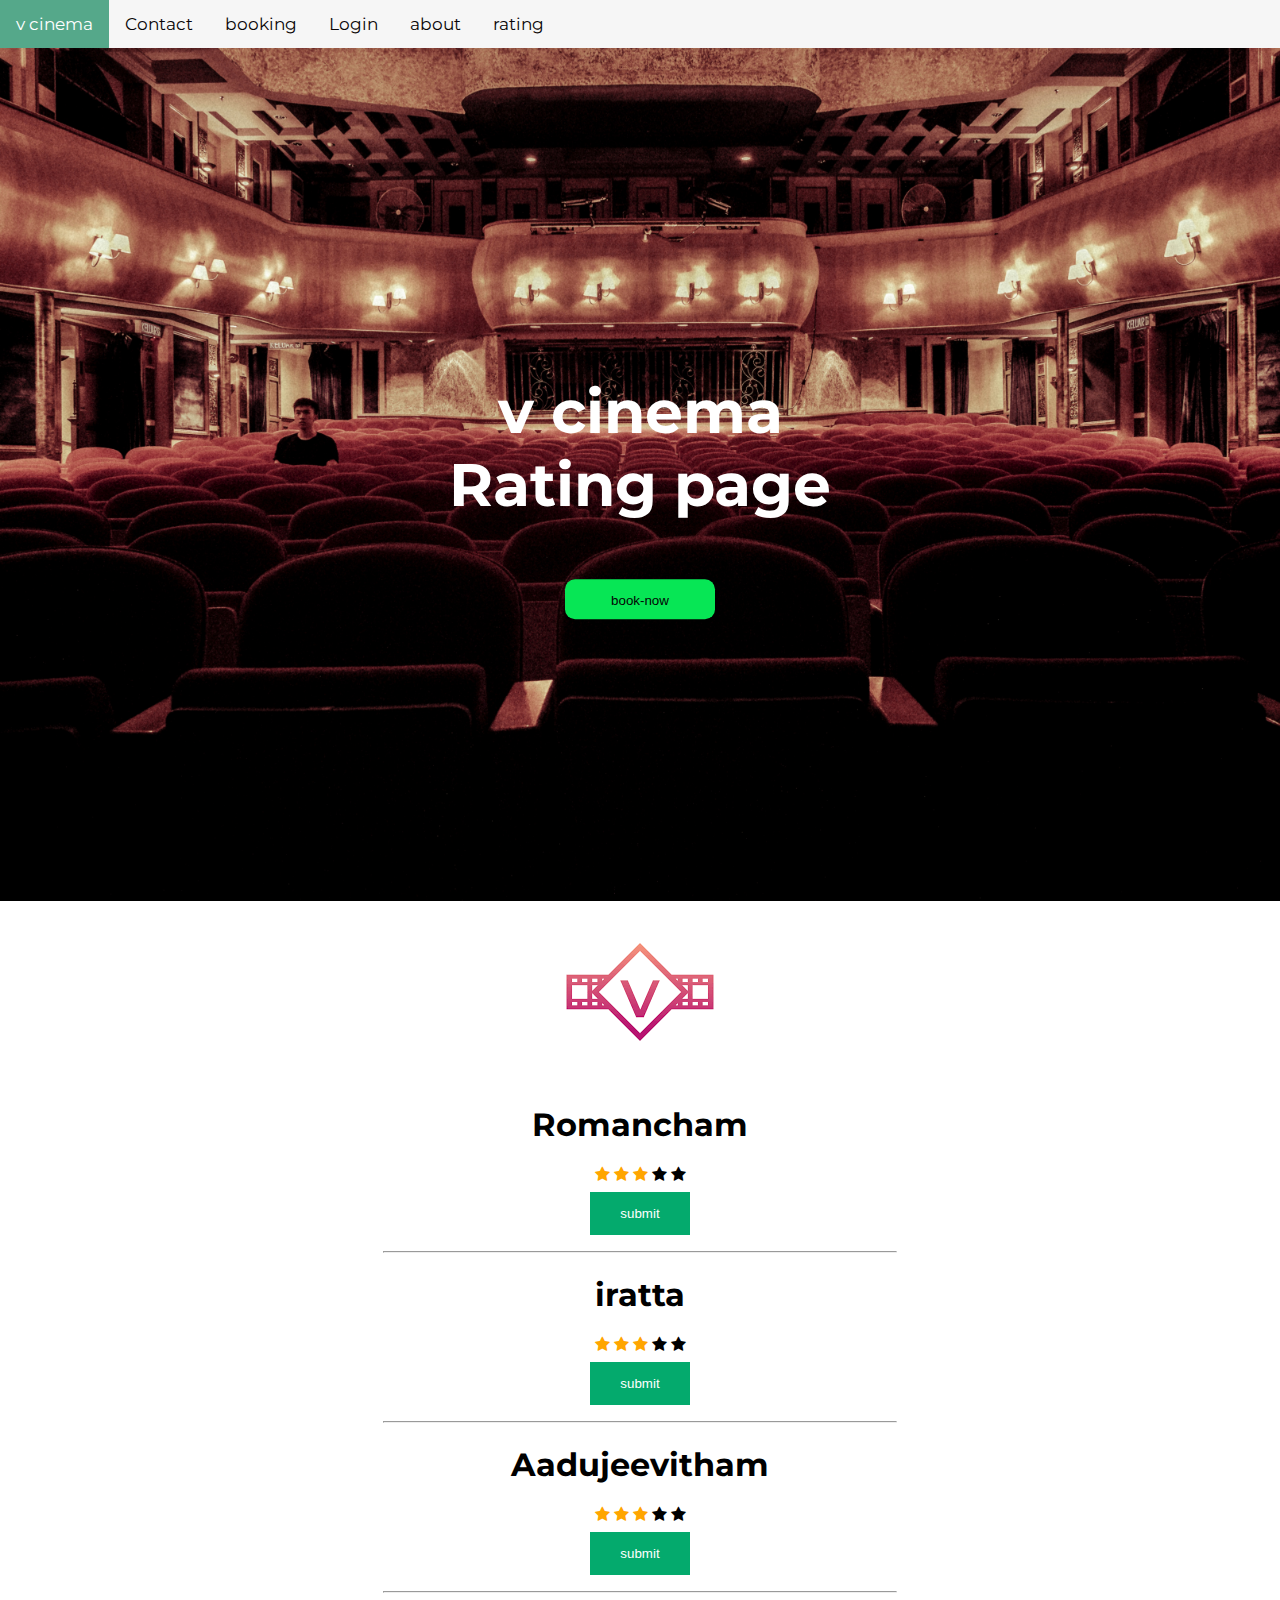
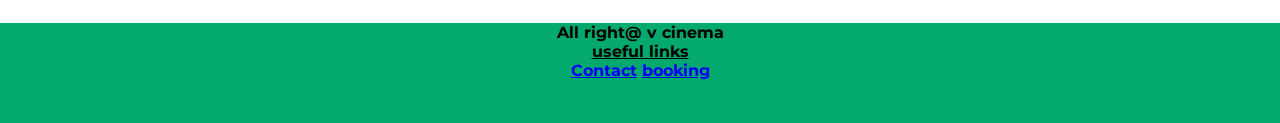
<file: rating.html>
<!DOCTYPE html>
<html lang="en">
<head>
    <meta charset="UTF-8">
    <meta http-equiv="X-UA-Compatible" content="IE=edge">
    <meta name="viewport" content="width=device-width, initial-scale=1.0">
    <title>v cinema</title>
    <link rel="stylesheet" href="styles.css">
    <script  defer src="app.js"></script>
        <!-- Load an icon library to show a hamburger menu (bars) on small screens -->
<link rel="stylesheet" href="https://cdnjs.cloudflare.com/ajax/libs/font-awesome/4.7.0/css/font-awesome.min.css">
<link rel="stylesheet" href="https://cdnjs.cloudflare.com/ajax/libs/font-awesome/4.7.0/css/font-awesome.min.css">


</head>
<body>

<div class="topnav" id="myTopnav">
  <a href="index.html" class="active">v cinema</a>
  <a href="contact.html">Contact</a>
  <a href="booking.html">booking</a>
  <a href="login.html">Login</a>
  <a href="about.html">about</a>
  <a href="rating.html">rating</a>
  <a href="javascript:void(0);" class="icon" onclick="myFunction()">
    <i class="fa fa-bars"></i>
  </a>
</div>
<div class="container">
    <img src="img/wallpaper.jpg" alt="Snow" style="width:100%;">
   
    <div class="centered"><h2 id="head">v cinema<br>Rating page</h2>
        <button id="btn1"><a href="booking.html">book-now</a></button>
    </div>
  </div>
  <center>
<img src="img/logo.png">
</center>
<center>
<h1>Romancham</h1>

<span class="fa fa-star checked"></span>
<span class="fa fa-star checked"></span>
<span class="fa fa-star checked"></span>
<span class="fa fa-star"></span>
<span class="fa fa-star"></span>
<br>
<button type="submit" id="rate">submit</button>
<hr width="40%">
<h1>iratta</h1>

<span class="fa fa-star checked"></span>
<span class="fa fa-star checked"></span>
<span class="fa fa-star checked"></span>
<span class="fa fa-star"></span>
<span class="fa fa-star"></span>
<br>
<button type="submit" id="rate">submit</button>
<hr width="40%">
<h1>Aadujeevitham</h1>

<span class="fa fa-star checked"></span>
<span class="fa fa-star checked"></span>
<span class="fa fa-star checked"></span>
<span class="fa fa-star"></span>
<span class="fa fa-star"></span>
<br>
<button type="submit" id="rate">submit</button>
<hr width="40%">


</center>

<div class="footer">
            
    All right@ v cinema<br>
    <u>useful links</u><br>
<a href="contact.html">Contact</a>
<a href="booking.html">booking</a>
  </div>
  </body>
  </html>
</file>
<file: styles.css>
@import url('https://fonts.googleapis.com/css2?family=Cookie&family=Montserrat&display=swap');
body{
    margin: 0px;
    font-family:Montserrat;
}
.cinema-booking{
    width: 100%;
    height: 100%;
    background-color: #07e655;
    color: #030202;
    text-align: center;
    border-radius: 10px 10px 10px 10px;
}
#Username
{
    width: 100px;
  border:none;
  border-bottom:1px solid black;
}

.screen
{
  width:100%;
  height:20px;
  background:#4388cc;
  color:#fff;
  line-height:20px;
  font-size:15px;
}

.smallBox::before
{
  content:".";
  width:15px;
  height:15px;
  float:left;
  margin-right:10px;
}
.greenBox::before
{
  content:"";
  background:Green;
}
.redBox::before
{
  content:"";
  background:Red;
}
.emptyBox::before
{
  content :"";
  box-shadow: inset 0px 2px 3px 0px rgba(0, 0, 0, .3), 0px 1px 0px 0px rgba(255, 255, 255, .8);
    background-color:#ccc;
}

.seats
{
  border:1px solid red;background:yellow;
} 



.seatGap
{
  width:40px;
}

.seatVGap
{
  height:40px;
}

table
{
  text-align:center;
}


.Displaytable
{
  text-align:center;
}
.Displaytable td, .Displaytable th {
    border: 1px solid;
    text-align: left;
}

textarea
{
  border:none;
  background:transparent;
}



input[type=checkbox] {
    width:0px;
    margin-right:18px;
}

input[type=checkbox]:before {
    content: "";
    width: 15px;
    height: 15px;
    display: inline-block;
    vertical-align:middle;
    text-align: center;
    box-shadow: inset 0px 2px 3px 0px rgba(0, 0, 0, .3), 0px 1px 0px 0px rgba(255, 255, 255, .8);
    background-color:#ccc;
}

input[type=checkbox]:checked:before {
    background-color:Green;
    font-size: 15px;
}





/* Add a black background color to the top navigation */
.topnav {
    margin: 0px;
    background-color: #f6f6f6;
    overflow: hidden;
  }
  
  /* Style the links inside the navigation bar */
  .topnav a {
    float: left;
    display: block;
    color: #080505;
    text-align: center;
    padding: 14px 16px;
    text-decoration: none;
    font-size: 17px;
  }
  
  /* Change the color of links on hover */
  .topnav a:hover {
    background-color: #ddd;
    color: black;
  }
  
  /* Add an active class to highlight the current page */
  .topnav a.active {
    background-color: #55a88a;
    color: white;
  }
  
  /* Hide the link that should open and close the topnav on small screens */
  .topnav .icon {
    display: none;
  }
  /* When the screen is less than 600 pixels wide, hide all links, except for the first one ("Home"). Show the link that contains should open and close the topnav (.icon) */
@media screen and (max-width: 600px) {
    .topnav a:not(:first-child) {display: none;}
    .topnav a.icon {
      float: right;
      display: block;
    }
  }
  
  /* The "responsive" class is added to the topnav with JavaScript when the user clicks on the icon. This class makes the topnav look good on small screens (display the links vertically instead of horizontally) */
  @media screen and (max-width: 600px) {
    .topnav.responsive {position: relative;}
    .topnav.responsive a.icon {
      position: absolute;
      right: 0;
      top: 0;
    }
    .topnav.responsive a {
      float: none;
      display: block;
      text-align: left;
    }
  }


  /* Container holding the image and the text */
.container {
    position: relative;
    text-align: center;
    color: white;
  }
  
  /* Bottom left text */
  .bottom-left {
    position: absolute;
    bottom: 8px;
    left: 16px;
  }
  
  /* Top left text */
  .top-left {
    position: absolute;
    top: 8px;
    left: 16px;
  }
  
  /* Top right text */
  .top-right {
    position: absolute;
    top: 8px;
    right: 16px;
  }
  
  /* Bottom right text */
  .bottom-right {
    position: absolute;
    bottom: 8px;
    right: 16px;
  }
  
  /* Centered text */
  .centered {
    position: absolute;
    top: 50%;
    left: 50%;
    transform: translate(-50%, -50%);
  }
#btn1 a{
    text-decoration: none;
    color: rgb(3, 4, 4);
    border: none;
    height: 40px;
    border-radius: 10px 10px 10px 10px;
}
#btn1 {
    background-color: #07e655;
    text-decoration: none;
    color: rgb(2, 5, 1);
    border: none;
    height: 40px;
    border-radius: 10px 10px 10px 10px;
}
#head{
    font-size: 60px;
}
#now{
    text-align: center;
    font-size: 30px;

}
.card {
    /* Add shadows to create the "card" effect */
    box-shadow: 0 4px 8px 0 rgba(0,0,0,0.2);
    transition: 0.3s;
  }
  
  /* On mouse-over, add a deeper shadow */
  .card:hover {
    box-shadow: 0 8px 16px 0 rgba(0,0,0,0.2);
  }
  
  /* Add some padding inside the card container */
  .container1 {
    padding: 2px 16px;
  }
  .card {
    
    box-shadow: 0 4px 8px 0 rgba(0,0,0,0.2);
    transition: 0.3s;
    border-radius: 5px; /* 5px rounded corners */
  }
  
  /* Add rounded corners to the top left and the top right corner of the image */
 .card img{
    width: 200px;
    border-radius: 5px 5px 0 0;
  }
  .main-card{
    flex-wrap: wrap;
    text-align: center;
    display: flex;
    justify-content: center;
    align-items: center;
    gap: 9px;
  }
  .box1{
    border-radius: 10px 10px 10px 10px;
    height:auto ;
    margin-bottom: 10px;
    text-align: center;
    width: 300px;
    background-color: #ddd;
  }
  .animation{
    margin-top: -10px;
  }
  /* Style inputs with type="text", select elements and textareas */
input[type=text], select, textarea {
    width: 100%; /* Full width */
    padding: 12px; /* Some padding */ 
    border: 1px solid #ccc; /* Gray border */
    border-radius: 4px; /* Rounded borders */
    box-sizing: border-box; /* Make sure that padding and width stays in place */
    margin-top: 6px; /* Add a top margin */
    margin-bottom: 16px; /* Bottom margin */
    resize: vertical /* Allow the user to vertically resize the textarea (not horizontally) */
  }
  
  /* Style the submit button with a specific background color etc */
  input[type=submit] {
    background-color: #04AA6D;
    color: white;
    padding: 12px 20px;
    border: none;
    border-radius: 4px;
    cursor: pointer;
  }
  
  /* When moving the mouse over the submit button, add a darker green color */
  input[type=submit]:hover {
    background-color: #45a049;
  }
  
  /* Add a background color and some padding around the form */
  .container2 {
    width: 50%;
    border-radius: 5px;
    background-color: #f2f2f2;
    padding: 20px;
  }
  .footer{
    text-align: center;
    font-weight: bolder;
    margin-top: 30px;
    width: 100%;
    height: 100px;
    background-color: #04AA6D;
  }
  /* Bordered form */
form {
  border: 3px solid #f1f1f1;
}

/* Full-width inputs */
input[type=text], input[type=password] {
  width: 100%;
  padding: 12px 20px;
  margin: 8px 0;
  display: inline-block;
  border: 1px solid #ccc;
  box-sizing: border-box;
}

/* Set a style for all buttons */
button {
  background-color: #04AA6D;
  color: white;
  padding: 14px 20px;
  margin: 8px 0;
  border: none;
  cursor: pointer;
  width: 150px;
}

/* Add a hover effect for buttons */
button:hover {
  opacity: 0.8;
}

/* Extra style for the cancel button (red) */
.cancelbtn {
  width: auto;
  padding: 10px 18px;
  background-color: #f44336;
}

/* Center the avatar image inside this container */
.imgcontainer {
  text-align: center;
  margin: 24px 0 12px 0;
}

/* Avatar image */
img.avatar {
  width: 40%;
  border-radius: 50%;
}

/* Add padding to containers */
.container4 {
  width: 50%;
  padding: 16px;
}

/* The "Forgot password" text */
span.psw {
  float: right;
  padding-top: 16px;
}

/* Change styles for span and cancel button on extra small screens */
@media screen and (max-width: 300px) {
  span.psw {
    display: block;
    float: none;
  }
  .cancelbtn {
    width: 100%;
  }
}
.checked {
  color: orange;
}
#rate{
  width: 100px;
}
#para{
  padding-left: 20%;
  padding-right: 20%;
}
@media screen and (max-width: 800px) {
    #head{
        font-size: 30px;
    }
    #now{
        text-align: center;
        font-size: 15px;

    }
    .container2 {
        width: 70%;
        border-radius: 5px;
        background-color: #f2f2f2;
        padding: 20px;
      }
}
</file>
